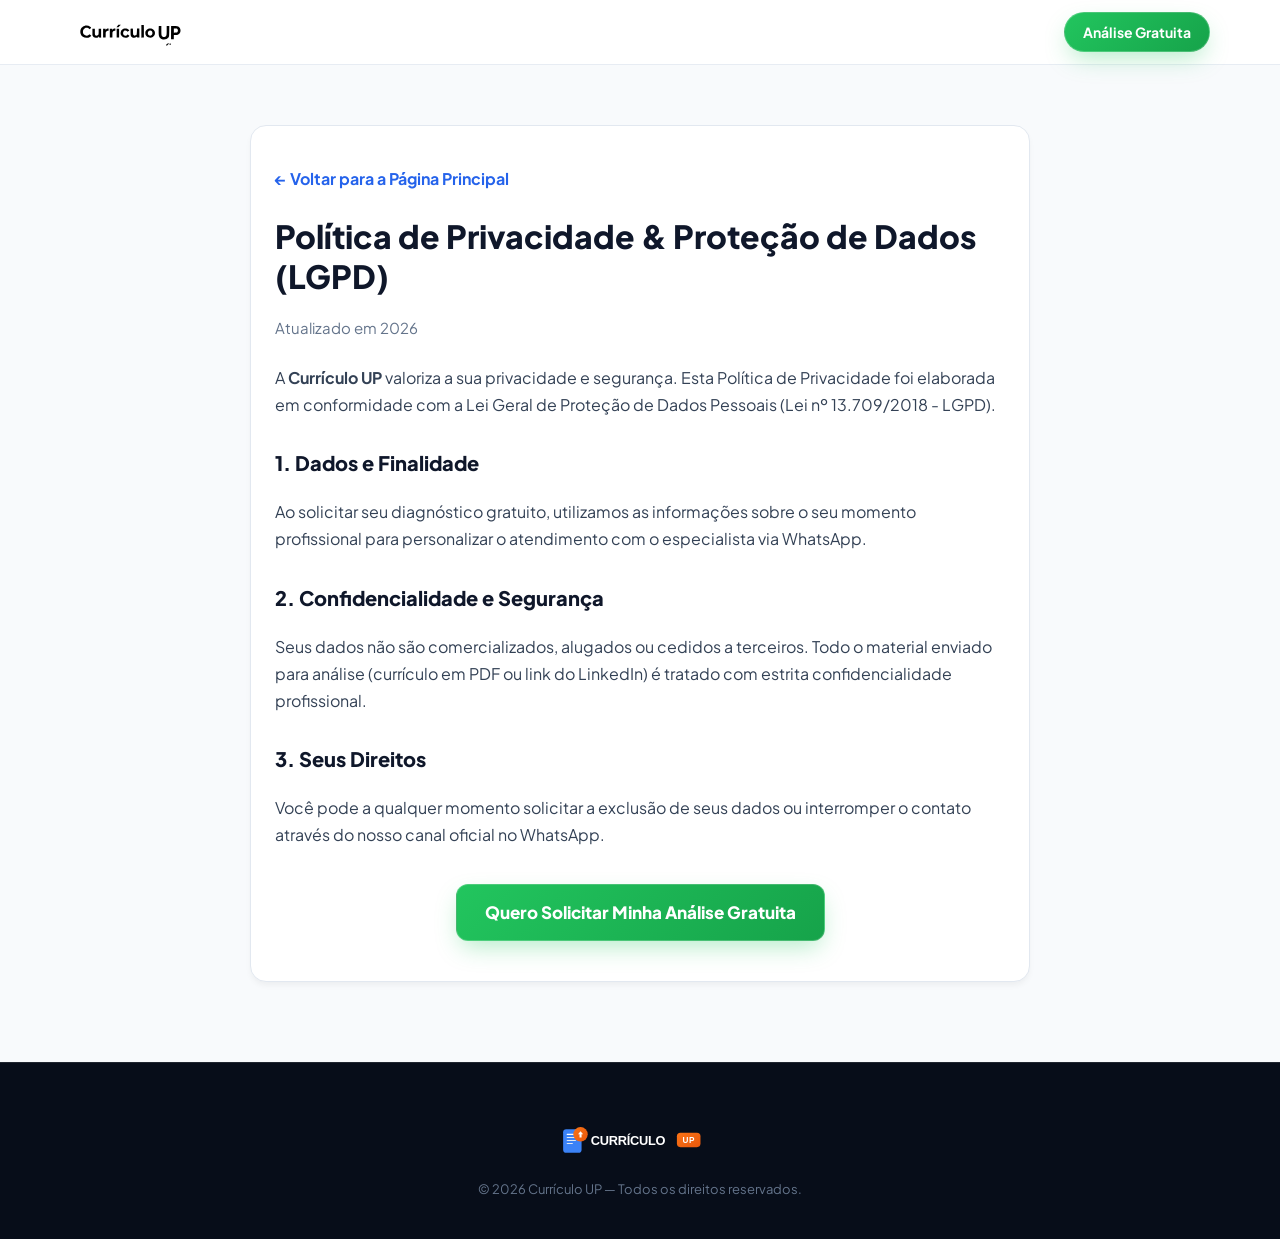
<file: politica-de-privacidade.html>
<!DOCTYPE html>
<html lang="pt-BR">
<head>
    <meta charset="UTF-8">
    <meta name="viewport" content="width=device-width, initial-scale=1.0, maximum-scale=5.0">
    <title>Política de Privacidade & LGPD — Currículo UP</title>
    <meta name="robots" content="noindex, follow">
    <link rel="icon" type="image/svg+xml" href="assets/img/logo.svg">
    <link rel="preconnect" href="https://fonts.googleapis.com">
    <link rel="preconnect" href="https://fonts.gstatic.com" crossorigin>
    <link href="https://fonts.googleapis.com/css2?family=Plus+Jakarta+Sans:wght@400;500;600;700;800;900&display=swap" rel="stylesheet">
    <link rel="stylesheet" href="assets/css/style.css">
</head>
<body>

    <header class="site-header">
        <div class="container header-container">
            <a href="index.html" class="brand-logo" title="Currículo Up - Início">
                <img src="assets/img/logo.svg" alt="Currículo UP" width="180" height="40">
            </a>
            <a href="index.html#formulario-qualificacao" class="btn btn-cta-green header-btn">
                <span>Análise Gratuita</span>
            </a>
        </div>
    </header>

    <main style="padding: 60px 0 80px; min-height: 70vh;">
        <div class="container container-narrow">
            <div style="background: #ffffff; padding: 40px 24px; border-radius: 16px; border: 1px solid #e2e8f0; box-shadow: 0 4px 6px -1px rgba(0,0,0,0.05);">
                <a href="index.html" style="display: inline-flex; align-items: center; gap: 6px; font-weight: 700; color: #2563eb; margin-bottom: 24px; text-decoration: none;">
                    &larr; Voltar para a Página Principal
                </a>

                <h1 style="font-size: 2rem; font-weight: 800; color: #0f172a; margin-bottom: 20px; line-height: 1.25;">
                    Política de Privacidade & Proteção de Dados (LGPD)
                </h1>

                <p style="color: #64748b; margin-bottom: 24px; font-size: 0.9375rem;">
                    Atualizado em 2026
                </p>

                <div style="color: #334155; line-height: 1.7; font-size: 1rem; display: flex; flex-direction: column; gap: 18px;">
                    <p>
                        A <strong>Currículo UP</strong> valoriza a sua privacidade e segurança. Esta Política de Privacidade foi elaborada em conformidade com a Lei Geral de Proteção de Dados Pessoais (Lei nº 13.709/2018 - LGPD).
                    </p>

                    <h2 style="font-size: 1.25rem; font-weight: 800; color: #0f172a; margin-top: 10px;">
                        1. Dados e Finalidade
                    </h2>
                    <p>
                        Ao solicitar seu diagnóstico gratuito, utilizamos as informações sobre o seu momento profissional para personalizar o atendimento com o especialista via WhatsApp.
                    </p>

                    <h2 style="font-size: 1.25rem; font-weight: 800; color: #0f172a; margin-top: 10px;">
                        2. Confidencialidade e Segurança
                    </h2>
                    <p>
                        Seus dados não são comercializados, alugados ou cedidos a terceiros. Todo o material enviado para análise (currículo em PDF ou link do LinkedIn) é tratado com estrita confidencialidade profissional.
                    </p>

                    <h2 style="font-size: 1.25rem; font-weight: 800; color: #0f172a; margin-top: 10px;">
                        3. Seus Direitos
                    </h2>
                    <p>
                        Você pode a qualquer momento solicitar a exclusão de seus dados ou interromper o contato através do nosso canal oficial no WhatsApp.
                    </p>
                </div>

                <div style="margin-top: 36px; text-align: center;">
                    <a href="index.html#formulario-qualificacao" class="btn btn-cta-green">
                        Quero Solicitar Minha Análise Gratuita
                    </a>
                </div>
            </div>
        </div>
    </main>

    <footer class="site-footer">
        <div class="container">
            <div class="footer-logo">
                <img src="assets/img/logo-white.svg" alt="Currículo Up" width="160" height="36">
            </div>
            <div class="footer-copy">
                &copy; 2026 Currículo UP — Todos os direitos reservados.
            </div>
        </div>
    </footer>

</body>
<!-- Meta Pixel Code -->
<script>
!function(f,b,e,v,n,t,s)
{if(f.fbq)return;n=f.fbq=function(){n.callMethod?
n.callMethod.apply(n,arguments):n.queue.push(arguments)};
if(!f._fbq)f._fbq=n;n.push=n;n.loaded=!0;n.version='2.0';
n.queue=[];t=b.createElement(e);t.async=!0;
t.src=v;s=b.getElementsByTagName(e)[0];
s.parentNode.insertBefore(t,s)}(window, document,'script',
'https://connect.facebook.net/en_US/fbevents.js');
fbq('init', '1071088135309594');
fbq('track', 'PageView');
</script>
<noscript><img height="1" width="1" style="display:none"
src="https://www.facebook.com/tr?id=1071088135309594&ev=PageView&noscript=1"
/></noscript>
<!-- End Meta Pixel Code -->
</html>
</file>
<file: assets/css/style.css>
/* ==========================================================================
   Currículo Up — Landing Page de Pré-Venda
   Design System, Componentes e Estilos Mobile-First (CSS Puro)
   ========================================================================== */

/* --------------------------------------------------------------------------
   1. Variáveis Globais (Design Tokens)
   -------------------------------------------------------------------------- */
:root {
  /* Cores Principais - Azul Confiança & Autoridade */
  --color-primary-950: #070d19;
  --color-primary-900: #0f172a;
  --color-primary-800: #1e293b;
  --color-primary-700: #334155;
  --color-primary-600: #1e40af;
  --color-primary-500: #2563eb;
  --color-primary-400: #3b82f6;
  --color-primary-100: #dbeafe;
  --color-primary-50:  #eff6ff;

  /* Cores de Ação / WhatsApp - Verde Conversão */
  --color-green-600: #15803d;
  --color-green-500: #16a34a;
  --color-green-400: #22c55e;
  --color-green-300: #4ade80;
  --color-green-100: #dcfce7;
  --color-green-50:  #f0fdf4;
  --color-whatsapp:  #25d366;

  /* Cores de Destaque - Laranja / Âmbar */
  --color-accent-600: #ea580c;
  --color-accent-500: #f97316;
  --color-accent-400: #fb923c;
  --color-accent-100: #ffedd5;
  --color-accent-50:  #fff7ed;

  /* Neutros e Superfícies */
  --color-bg-page:   #f8fafc;
  --color-bg-card:   #ffffff;
  --color-bg-subtle: #f1f5f9;
  --color-border:    #e2e8f0;
  --color-border-hover: #cbd5e1;
  --color-text-main: #0f172a;
  --color-text-muted:#64748b;
  --color-text-light:#94a3b8;
  --color-white:     #ffffff;

  /* Tipografia */
  --font-family: 'Plus Jakarta Sans', system-ui, -apple-system, BlinkMacSystemFont, 'Segoe UI', Roboto, sans-serif;
  
  /* Sombras */
  --shadow-sm: 0 1px 2px 0 rgba(0, 0, 0, 0.05);
  --shadow-md: 0 4px 6px -1px rgba(15, 23, 42, 0.08), 0 2px 4px -2px rgba(15, 23, 42, 0.04);
  --shadow-lg: 0 10px 15px -3px rgba(15, 23, 42, 0.08), 0 4px 6px -4px rgba(15, 23, 42, 0.04);
  --shadow-xl: 0 20px 25px -5px rgba(15, 23, 42, 0.1), 0 8px 10px -6px rgba(15, 23, 42, 0.04);
  --shadow-green: 0 10px 25px -5px rgba(34, 197, 94, 0.35);
  --shadow-blue:  0 10px 25px -5px rgba(37, 99, 235, 0.3);

  /* Bordas arredondadas */
  --radius-sm: 8px;
  --radius-md: 12px;
  --radius-lg: 16px;
  --radius-xl: 24px;
  --radius-full: 9999px;

  /* Transições */
  --transition-fast: 0.15s ease;
  --transition-normal: 0.25s cubic-bezier(0.4, 0, 0.2, 1);
  --transition-smooth: 0.4s cubic-bezier(0.16, 1, 0.3, 1);
}

/* --------------------------------------------------------------------------
   2. Reset & Estrutura Base
   -------------------------------------------------------------------------- */
*, *::before, *::after {
  box-sizing: border-box;
  margin: 0;
  padding: 0;
}

html {
  font-family: var(--font-family);
  font-size: 16px;
  line-height: 1.6;
  scroll-behavior: smooth;
  color: var(--color-text-main);
  background-color: var(--color-bg-page);
  -webkit-text-size-adjust: 100%;
  -webkit-font-smoothing: antialiased;
  -moz-osx-font-smoothing: grayscale;
}

body {
  overflow-x: hidden;
  position: relative;
  min-height: 100vh;
}

img, svg, video, iframe {
  display: block;
  max-width: 100%;
  height: auto;
}

a {
  color: inherit;
  text-decoration: none;
}

button, input, select, textarea {
  font: inherit;
  color: inherit;
}

button {
  cursor: pointer;
  border: none;
  background: none;
}

ul, ol {
  list-style: none;
}

/* Contêiner Geral Responsivo */
.container {
  width: 100%;
  max-width: 1180px;
  margin-left: auto;
  margin-right: auto;
  padding-left: 20px;
  padding-right: 20px;
}

.container-narrow {
  max-width: 820px;
}

/* --------------------------------------------------------------------------
   3. Tipografia & Títulos de Seção
   -------------------------------------------------------------------------- */
.section-header {
  text-align: center;
  margin-bottom: 40px;
}

.section-badge {
  display: inline-flex;
  align-items: center;
  gap: 6px;
  padding: 6px 14px;
  background-color: var(--color-primary-50);
  border: 1px solid var(--color-primary-100);
  color: var(--color-primary-600);
  font-size: 0.8125rem;
  font-weight: 700;
  text-transform: uppercase;
  letter-spacing: 0.05em;
  border-radius: var(--radius-full);
  margin-bottom: 12px;
}

.section-badge-orange {
  background-color: var(--color-accent-50);
  border-color: var(--color-accent-100);
  color: var(--color-accent-600);
}

.section-badge-green {
  background-color: var(--color-green-50);
  border-color: var(--color-green-100);
  color: var(--color-green-600);
}

.section-title {
  font-size: 1.875rem;
  font-weight: 800;
  line-height: 1.25;
  color: var(--color-primary-950);
  letter-spacing: -0.02em;
  margin-bottom: 12px;
}

@media (min-width: 768px) {
  .section-title {
    font-size: 2.25rem;
  }
}

.section-subtitle {
  font-size: 1.0625rem;
  color: var(--color-text-muted);
  max-width: 680px;
  margin-left: auto;
  margin-right: auto;
  line-height: 1.6;
}

.text-gradient-orange {
  color: var(--color-accent-500);
}

.text-gradient-green {
  color: var(--color-green-500);
}

.text-gradient-blue {
  color: var(--color-primary-500);
}

/* --------------------------------------------------------------------------
   4. Botões de Alta Conversão (CTAs)
   -------------------------------------------------------------------------- */
.btn {
  display: inline-flex;
  align-items: center;
  justify-content: center;
  gap: 10px;
  padding: 16px 28px;
  font-weight: 800;
  font-size: 1.0625rem;
  border-radius: var(--radius-md);
  text-align: center;
  transition: transform var(--transition-normal), box-shadow var(--transition-normal), background-color var(--transition-normal);
  line-height: 1.3;
}

.btn-cta-green {
  background: linear-gradient(135deg, var(--color-green-400) 0%, var(--color-green-500) 100%);
  color: var(--color-white);
  box-shadow: var(--shadow-green);
  border: 1px solid rgba(255, 255, 255, 0.2);
  position: relative;
  overflow: hidden;
}

.btn-cta-green::before {
  content: '';
  position: absolute;
  top: 0;
  left: -100%;
  width: 50%;
  height: 100%;
  background: linear-gradient(90deg, transparent, rgba(255, 255, 255, 0.25), transparent);
  transform: skewX(-20deg);
  transition: none;
  animation: btnShimmer 3.5s infinite;
}

@keyframes btnShimmer {
  0% { left: -100%; }
  30%, 100% { left: 200%; }
}

.btn-cta-green:hover {
  background: linear-gradient(135deg, #2ae06c 0%, var(--color-green-600) 100%);
  transform: translateY(-2px) scale(1.02);
  box-shadow: 0 14px 30px -5px rgba(34, 197, 94, 0.5);
}

.btn-cta-green:active {
  transform: translateY(1px) scale(0.99);
}

.btn-cta-large {
  width: 100%;
  font-size: 1.125rem;
  padding: 20px 32px;
  border-radius: var(--radius-lg);
}

@media (min-width: 640px) {
  .btn-cta-large {
    width: auto;
  }
}

.btn-cta-pulse {
  animation: pulseGlow 2.5s infinite;
}

@keyframes pulseGlow {
  0% { box-shadow: 0 0 0 0 rgba(34, 197, 94, 0.5); }
  70% { box-shadow: 0 0 0 16px rgba(34, 197, 94, 0); }
  100% { box-shadow: 0 0 0 0 rgba(34, 197, 94, 0); }
}

.btn-icon {
  width: 22px;
  height: 22px;
  flex-shrink: 0;
}

/* --------------------------------------------------------------------------
   5. Header & Barra de Navegação
   -------------------------------------------------------------------------- */
.site-header {
  position: sticky;
  top: 0;
  left: 0;
  width: 100%;
  z-index: 90;
  background-color: rgba(255, 255, 255, 0.92);
  backdrop-filter: blur(12px);
  -webkit-backdrop-filter: blur(12px);
  border-bottom: 1px solid rgba(226, 232, 240, 0.8);
  transition: padding var(--transition-normal), box-shadow var(--transition-normal);
  padding: 12px 0;
}

.site-header.scrolled {
  padding: 8px 0;
  box-shadow: var(--shadow-md);
}

.header-container {
  display: flex;
  align-items: center;
  justify-content: space-between;
}

.brand-logo {
  display: flex;
  align-items: center;
  height: 38px;
}

.brand-logo img {
  height: 100%;
  width: auto;
  object-contain: contain;
}

.header-trust-tag {
  display: none;
  align-items: center;
  gap: 8px;
  font-size: 0.875rem;
  font-weight: 600;
  color: var(--color-primary-700);
}

.header-trust-dot {
  width: 8px;
  height: 8px;
  border-radius: 50%;
  background-color: var(--color-green-400);
  box-shadow: 0 0 8px var(--color-green-400);
}

.header-btn {
  padding: 10px 18px;
  font-size: 0.875rem;
  font-weight: 700;
  border-radius: var(--radius-full);
}

@media (min-width: 768px) {
  .header-trust-tag {
    display: inline-flex;
  }
}

/* --------------------------------------------------------------------------
   6. Seção 1: Hero (Primeira Dobra)
   -------------------------------------------------------------------------- */
.hero-section {
  position: relative;
  padding: 48px 0 64px;
  background: radial-gradient(circle at 50% 0%, #1e293b 0%, #0f172a 100%);
  color: var(--color-white);
  overflow: hidden;
}

.hero-section::after {
  content: '';
  position: absolute;
  bottom: 0;
  left: 0;
  right: 0;
  height: 40px;
  background: linear-gradient(to top, var(--color-bg-page), transparent);
}

.hero-badge-container {
  text-align: center;
  margin-bottom: 20px;
}

.hero-badge {
  display: inline-flex;
  align-items: center;
  gap: 8px;
  padding: 8px 18px;
  background-color: rgba(249, 115, 22, 0.15);
  border: 1px solid rgba(249, 115, 22, 0.4);
  color: #fdba74;
  font-size: 0.875rem;
  font-weight: 700;
  text-transform: uppercase;
  letter-spacing: 0.06em;
  border-radius: var(--radius-full);
}

.hero-h1 {
  font-size: clamp(1.65rem, 5.5vw, 3.25rem);
  font-weight: 900;
  line-height: 1.2;
  text-align: center;
  letter-spacing: -0.03em;
  margin-bottom: 16px;
  color: var(--color-white);
  padding: 0 4px;
}

.hero-h1 span.highlight {
  color: #fb923c;
  display: inline;
}

.hero-subheadline {
  font-size: clamp(0.95rem, 3.5vw, 1.1875rem);
  line-height: 1.6;
  text-align: center;
  color: #cbd5e1;
  max-width: 720px;
  margin: 0 auto 30px;
  font-weight: 400;
  padding: 0 8px;
}

/* Player do Vídeo VSL Vertical (Formato Reel / TikTok / Shorts 9:16) */
.vsl-container {
  width: 100%;
  max-width: 360px; /* Formato vertical otimizado para celulares e desktops */
  margin: 0 auto 32px;
  border-radius: 28px;
  overflow: hidden;
  background-color: #000000;
  box-shadow: 0 20px 50px -10px rgba(0, 0, 0, 0.8), 0 0 0 2px rgba(255, 255, 255, 0.12), 0 0 35px rgba(37, 99, 235, 0.25);
  position: relative;
  border: 4px solid #0f172a;
}

@media (max-width: 400px) {
  .vsl-container {
    max-width: 300px;
    border-radius: 22px;
  }
}

.vsl-aspect-ratio {
  position: relative;
  width: 100%;
  aspect-ratio: 9 / 16;
  padding-top: 177.78%; /* Fallback 9:16 */
}

@supports (aspect-ratio: 9 / 16) {
  .vsl-aspect-ratio {
    padding-top: 0;
  }
}

.vsl-placeholder-overlay {
  position: absolute;
  top: 0;
  left: 0;
  width: 100%;
  height: 100%;
  cursor: pointer;
  z-index: 2;
  transition: opacity var(--transition-normal);
}

.vsl-poster-img {
  width: 100%;
  height: 100%;
  object-fit: cover;
  display: block;
}

.vsl-play-trigger {
  position: absolute;
  top: 52%;
  left: 50%;
  transform: translate(-50%, -50%);
  display: flex;
  flex-direction: column;
  align-items: center;
  gap: 12px;
  z-index: 3;
  width: 100%;
  pointer-events: none;
}

.vsl-play-circle {
  width: 72px;
  height: 72px;
  border-radius: 50%;
  background: linear-gradient(135deg, var(--color-green-400), var(--color-green-500));
  display: flex;
  align-items: center;
  justify-content: center;
  box-shadow: 0 0 0 10px rgba(34, 197, 94, 0.25), var(--shadow-xl);
  transition: transform var(--transition-normal), box-shadow var(--transition-normal);
}

.vsl-placeholder-overlay:hover .vsl-play-circle {
  transform: scale(1.1);
  box-shadow: 0 0 0 16px rgba(34, 197, 94, 0.35), var(--shadow-xl);
}

.vsl-play-triangle {
  width: 0;
  height: 0;
  border-top: 14px solid transparent;
  border-bottom: 14px solid transparent;
  border-left: 22px solid #ffffff;
  margin-left: 5px;
}

.vsl-play-label {
  font-size: 0.875rem;
  font-weight: 800;
  color: var(--color-white);
  text-shadow: 0 2px 4px rgba(0, 0, 0, 0.8);
  background: rgba(15, 23, 42, 0.85);
  padding: 6px 16px;
  border-radius: var(--radius-full);
  border: 1px solid rgba(255, 255, 255, 0.2);
}

.vsl-iframe-wrapper {
  position: absolute;
  top: 0;
  left: 0;
  width: 100%;
  height: 100%;
}

.vsl-iframe-wrapper iframe,
.vsl-iframe-wrapper video {
  width: 100%;
  height: 100%;
  border: none;
  object-fit: cover;
}

/* CTA & Micro-provas abaixo do Hero */
.hero-cta-wrapper {
  text-align: center;
  max-width: 580px;
  margin: 0 auto;
}

.hero-proof-list {
  display: flex;
  flex-wrap: wrap;
  justify-content: center;
  gap: 12px 20px;
  margin-top: 20px;
  font-size: 0.84375rem;
  color: #94a3b8;
}

.hero-proof-item {
  display: inline-flex;
  align-items: center;
  gap: 6px;
}

.hero-proof-item svg {
  color: var(--color-green-400);
  flex-shrink: 0;
}

/* --------------------------------------------------------------------------
   7. Seção 2: Contexto dos Perfis de Clientes
   -------------------------------------------------------------------------- */
.profiles-section {
  padding: 72px 0;
  background-color: var(--color-white);
}

.profiles-grid {
  display: grid;
  grid-template-columns: 1fr;
  gap: 24px;
}

@media (min-width: 768px) {
  .profiles-grid {
    grid-template-columns: repeat(3, 1fr);
  }
}

.profile-card {
  background-color: var(--color-bg-page);
  border: 1px solid var(--color-border);
  border-radius: var(--radius-lg);
  padding: 30px 24px;
  transition: transform var(--transition-normal), box-shadow var(--transition-normal), border-color var(--transition-normal);
  display: flex;
  flex-direction: column;
  height: 100%;
}

.profile-card:hover {
  transform: translateY(-4px);
  box-shadow: var(--shadow-lg);
  border-color: var(--color-primary-400);
}

.profile-card-icon {
  width: 52px;
  height: 52px;
  border-radius: var(--radius-md);
  background-color: var(--color-primary-100);
  color: var(--color-primary-600);
  display: flex;
  align-items: center;
  justify-content: center;
  margin-bottom: 20px;
}

.profile-card:nth-child(2) .profile-card-icon {
  background-color: var(--color-accent-100);
  color: var(--color-accent-600);
}

.profile-card:nth-child(3) .profile-card-icon {
  background-color: var(--color-green-100);
  color: var(--color-green-600);
}

.profile-card-title {
  font-size: 1.25rem;
  font-weight: 800;
  color: var(--color-primary-900);
  margin-bottom: 12px;
}

.profile-card-desc {
  font-size: 0.9375rem;
  color: var(--color-text-muted);
  line-height: 1.6;
}

.profiles-banner-callout {
  margin-top: 36px;
  padding: 20px 28px;
  background: linear-gradient(135deg, var(--color-primary-900), var(--color-primary-800));
  color: var(--color-white);
  border-radius: var(--radius-lg);
  text-align: center;
  font-size: 1.125rem;
  font-weight: 700;
}

.profiles-banner-callout span {
  color: #fb923c;
}

/* --------------------------------------------------------------------------
   8. Seção 3: Oferta (Análise Gratuita)
   -------------------------------------------------------------------------- */
.offer-section {
  padding: 80px 0;
  background: linear-gradient(180deg, var(--color-bg-page) 0%, #ffffff 100%);
}

.offer-card-wrapper {
  background: #ffffff;
  border: 2px solid #bfdbfe;
  border-radius: var(--radius-xl);
  padding: 40px 24px;
  box-shadow: var(--shadow-xl);
  position: relative;
  overflow: hidden;
}

@media (min-width: 768px) {
  .offer-card-wrapper {
    padding: 56px 48px;
  }
}

.offer-top-badge {
  position: absolute;
  top: 0;
  right: 0;
  background: linear-gradient(135deg, var(--color-accent-500), var(--color-accent-600));
  color: var(--color-white);
  font-size: 0.8125rem;
  font-weight: 800;
  text-transform: uppercase;
  letter-spacing: 0.08em;
  padding: 8px 24px;
  border-bottom-left-radius: var(--radius-md);
}

.offer-checklist {
  display: flex;
  flex-direction: column;
  gap: 16px;
  margin: 32px 0 40px;
}

.offer-check-item {
  display: flex;
  align-items: flex-start;
  gap: 14px;
  font-size: 1.0625rem;
  font-weight: 600;
  color: var(--color-primary-900);
}

.offer-check-circle {
  width: 26px;
  height: 26px;
  border-radius: 50%;
  background-color: var(--color-green-100);
  color: var(--color-green-600);
  display: flex;
  align-items: center;
  justify-content: center;
  flex-shrink: 0;
  margin-top: 2px;
}

.offer-check-circle svg {
  width: 16px;
  height: 16px;
}

.offer-reinforcement {
  background-color: var(--color-green-50);
  border: 1px dashed var(--color-green-300);
  border-radius: var(--radius-md);
  padding: 16px 20px;
  text-align: center;
  font-weight: 700;
  color: var(--color-green-700);
  font-size: 1.0625rem;
  margin-bottom: 32px;
}

/* --------------------------------------------------------------------------
   9. Seção 4: Como Funciona (Linha do Tempo em 4 Passos)
   -------------------------------------------------------------------------- */
.how-section {
  padding: 80px 0;
  background-color: var(--color-white);
}

.timeline-steps {
  display: flex;
  flex-direction: column;
  gap: 24px;
  position: relative;
}

@media (min-width: 992px) {
  .timeline-steps {
    display: grid;
    grid-template-columns: repeat(4, 1fr);
    gap: 20px;
  }
}

.timeline-step-card {
  position: relative;
  background-color: var(--color-bg-page);
  border: 1px solid var(--color-border);
  border-radius: var(--radius-lg);
  padding: 32px 22px;
  text-align: left;
  transition: transform var(--transition-normal), box-shadow var(--transition-normal);
}

.timeline-step-card:hover {
  transform: translateY(-4px);
  box-shadow: var(--shadow-lg);
  border-color: var(--color-primary-400);
}

.timeline-step-number {
  width: 44px;
  height: 44px;
  border-radius: var(--radius-md);
  background: linear-gradient(135deg, var(--color-primary-600), var(--color-primary-500));
  color: var(--color-white);
  font-size: 1.25rem;
  font-weight: 900;
  display: flex;
  align-items: center;
  justify-content: center;
  margin-bottom: 20px;
  box-shadow: var(--shadow-blue);
}

.timeline-step-card:nth-child(4) .timeline-step-number {
  background: linear-gradient(135deg, var(--color-accent-500), var(--color-accent-600));
}

.timeline-step-title {
  font-size: 1.125rem;
  font-weight: 800;
  color: var(--color-primary-950);
  margin-bottom: 8px;
  line-height: 1.35;
}

.timeline-step-desc {
  font-size: 0.875rem;
  color: var(--color-text-muted);
  line-height: 1.55;
}

/* --------------------------------------------------------------------------
   10. Seção 5: O Que Analisamos (Grade de 8 Ícones)
   -------------------------------------------------------------------------- */
.analyze-section {
  padding: 80px 0;
  background-color: var(--color-bg-page);
}

.analyze-grid {
  display: grid;
  grid-template-columns: 1fr;
  gap: 18px;
}

@media (min-width: 600px) {
  .analyze-grid {
    grid-template-columns: repeat(2, 1fr);
  }
}

@media (min-width: 992px) {
  .analyze-grid {
    grid-template-columns: repeat(4, 1fr);
  }
}

.analyze-card {
  background: var(--color-white);
  border: 1px solid var(--color-border);
  border-radius: var(--radius-lg);
  padding: 24px 20px;
  display: flex;
  flex-direction: column;
  gap: 12px;
  transition: transform var(--transition-fast), box-shadow var(--transition-fast), border-color var(--transition-fast);
}

.analyze-card:hover {
  transform: translateY(-3px);
  box-shadow: var(--shadow-md);
  border-color: var(--color-primary-500);
}

.analyze-card-icon {
  width: 46px;
  height: 46px;
  border-radius: var(--radius-md);
  background-color: var(--color-primary-50);
  color: var(--color-primary-600);
  display: flex;
  align-items: center;
  justify-content: center;
}

.analyze-card-title {
  font-size: 1.0625rem;
  font-weight: 800;
  color: var(--color-primary-900);
}

.analyze-card-desc {
  font-size: 0.84375rem;
  color: var(--color-text-muted);
  line-height: 1.5;
}

/* --------------------------------------------------------------------------
   11. Seção 6: Quem Faz Sua Análise (Autoridade)
   -------------------------------------------------------------------------- */
.team-section {
  padding: 80px 0;
  background-color: var(--color-white);
}

.team-card {
  background: radial-gradient(circle at top right, #1e293b, #0f172a);
  color: var(--color-white);
  border-radius: var(--radius-xl);
  padding: 40px 24px;
  display: grid;
  grid-template-columns: 1fr;
  gap: 36px;
  align-items: center;
}

@media (min-width: 992px) {
  .team-card {
    grid-template-columns: 1.1fr 0.9fr;
    padding: 56px;
  }
}

.team-content-h2 {
  font-size: 1.875rem;
  font-weight: 800;
  line-height: 1.25;
  margin-bottom: 16px;
  color: var(--color-white);
}

.team-content-p {
  font-size: 1.0625rem;
  color: #cbd5e1;
  line-height: 1.7;
  margin-bottom: 24px;
}

.team-badges-list {
  display: flex;
  flex-direction: column;
  gap: 12px;
}

.team-badge-item {
  display: flex;
  align-items: center;
  gap: 10px;
  font-size: 0.9375rem;
  font-weight: 600;
  color: #f1f5f9;
}

.team-badge-item svg {
  color: var(--color-accent-400);
  flex-shrink: 0;
}

.team-visual-box {
  background: rgba(255, 255, 255, 0.05);
  border: 1px solid rgba(255, 255, 255, 0.1);
  border-radius: var(--radius-lg);
  padding: 28px;
  text-align: center;
}

.team-visual-stat {
  font-size: 3.5rem;
  font-weight: 900;
  color: #fb923c;
  line-height: 1;
  margin-bottom: 6px;
}

.team-visual-stat-label {
  font-size: 1rem;
  color: #e2e8f0;
  font-weight: 600;
}

/* --------------------------------------------------------------------------
   12. Seção 7: Benefícios
   -------------------------------------------------------------------------- */
.benefits-section {
  padding: 80px 0;
  background-color: var(--color-bg-page);
}

.benefits-grid {
  display: grid;
  grid-template-columns: 1fr;
  gap: 20px;
}

@media (min-width: 768px) {
  .benefits-grid {
    grid-template-columns: repeat(2, 1fr);
  }
}

@media (min-width: 1024px) {
  .benefits-grid {
    grid-template-columns: repeat(3, 1fr);
  }
}

.benefit-card {
  background: var(--color-white);
  border: 1px solid var(--color-border);
  border-radius: var(--radius-lg);
  padding: 28px 24px;
  display: flex;
  flex-direction: column;
  gap: 12px;
  transition: transform var(--transition-fast), box-shadow var(--transition-fast);
}

.benefit-card:hover {
  transform: translateY(-4px);
  box-shadow: var(--shadow-lg);
  border-color: var(--color-green-400);
}

.benefit-icon-wrapper {
  width: 48px;
  height: 48px;
  border-radius: var(--radius-md);
  background-color: var(--color-green-50);
  color: var(--color-green-600);
  display: flex;
  align-items: center;
  justify-content: center;
}

.benefit-title {
  font-size: 1.125rem;
  font-weight: 800;
  color: var(--color-primary-950);
}

.benefit-desc {
  font-size: 0.90625rem;
  color: var(--color-text-muted);
  line-height: 1.55;
}

/* --------------------------------------------------------------------------
   13. Seção 8: Depoimentos (Carrossel com Swipe Mobile e Setas)
   -------------------------------------------------------------------------- */
.testimonials-section {
  padding: 80px 0;
  background-color: var(--color-primary-950);
  color: var(--color-white);
  overflow: hidden;
}

.testimonials-section .section-title {
  color: var(--color-white);
}

.testimonials-section .section-subtitle {
  color: #94a3b8;
}

.carousel-container {
  position: relative;
  max-width: 940px;
  margin: 0 auto;
  padding: 0 10px;
}

.carousel-track-wrapper {
  overflow: hidden;
  border-radius: var(--radius-xl);
}

.carousel-track {
  display: flex;
  transition: transform var(--transition-smooth);
  will-change: transform;
}

.carousel-slide {
  flex: 0 0 100%;
  width: 100%;
  padding: 10px;
  box-sizing: border-box;
}

@media (min-width: 768px) {
  .carousel-slide {
    flex: 0 0 50%;
    width: 50%;
  }
}

.testimonial-card {
  background: rgba(30, 41, 59, 0.7);
  border: 1px solid rgba(255, 255, 255, 0.1);
  backdrop-filter: blur(10px);
  border-radius: var(--radius-lg);
  padding: 28px 24px;
  height: 100%;
  display: flex;
  flex-direction: column;
  justify-content: space-between;
  gap: 20px;
}

.testimonial-rating {
  display: flex;
  gap: 4px;
  color: #facc15;
  font-size: 0.9375rem;
}

.testimonial-quote {
  font-size: 1rem;
  line-height: 1.6;
  color: #e2e8f0;
  font-style: italic;
}

.testimonial-chat-bubble {
  background-color: #064e3b;
  border-left: 3px solid var(--color-green-400);
  padding: 12px 16px;
  border-radius: var(--radius-sm);
  font-size: 0.875rem;
  color: #d1fae5;
  margin-top: 8px;
}

.testimonial-author {
  display: flex;
  align-items: center;
  gap: 14px;
}

.author-avatar {
  width: 48px;
  height: 48px;
  border-radius: 50%;
  background: linear-gradient(135deg, var(--color-primary-500), var(--color-accent-500));
  display: flex;
  align-items: center;
  justify-content: center;
  font-weight: 800;
  font-size: 1.125rem;
  color: #ffffff;
}

.author-name {
  font-weight: 800;
  font-size: 1rem;
  color: #ffffff;
}

.author-role {
  font-size: 0.8125rem;
  color: #94a3b8;
}

.carousel-controls {
  display: flex;
  align-items: center;
  justify-content: center;
  gap: 16px;
  margin-top: 32px;
}

.carousel-arrow {
  width: 44px;
  height: 44px;
  border-radius: 50%;
  background-color: rgba(255, 255, 255, 0.1);
  border: 1px solid rgba(255, 255, 255, 0.2);
  color: #ffffff;
  display: flex;
  align-items: center;
  justify-content: center;
  transition: background-color var(--transition-fast), transform var(--transition-fast);
}

.carousel-arrow:hover {
  background-color: var(--color-green-500);
  transform: scale(1.08);
}

.carousel-dots {
  display: flex;
  gap: 8px;
}

.carousel-dot {
  width: 10px;
  height: 10px;
  border-radius: 50%;
  background-color: rgba(255, 255, 255, 0.25);
  transition: width var(--transition-fast), background-color var(--transition-fast);
  cursor: pointer;
}

.carousel-dot.active {
  width: 26px;
  border-radius: 5px;
  background-color: var(--color-green-400);
}

/* --------------------------------------------------------------------------
   14. Seção 9: FAQ Accordion
   -------------------------------------------------------------------------- */
.faq-section {
  padding: 80px 0;
  background-color: var(--color-white);
}

.faq-accordion {
  display: flex;
  flex-direction: column;
  gap: 14px;
  max-width: 820px;
  margin: 0 auto;
}

.faq-item {
  border: 1px solid var(--color-border);
  border-radius: var(--radius-md);
  overflow: hidden;
  background-color: var(--color-bg-page);
  transition: border-color var(--transition-fast), box-shadow var(--transition-fast);
}

.faq-item.active {
  border-color: var(--color-primary-400);
  box-shadow: var(--shadow-sm);
}

.faq-question-btn {
  width: 100%;
  text-align: left;
  padding: 20px 24px;
  font-size: 1.0625rem;
  font-weight: 700;
  color: var(--color-primary-950);
  display: flex;
  align-items: center;
  justify-content: space-between;
  gap: 16px;
}

.faq-chevron {
  width: 20px;
  height: 20px;
  flex-shrink: 0;
  color: var(--color-primary-500);
  transition: transform var(--transition-normal);
}

.faq-item.active .faq-chevron {
  transform: rotate(180deg);
}

.faq-answer {
  max-height: 0;
  overflow: hidden;
  transition: max-height 0.35s cubic-bezier(0.4, 0, 0.2, 1), padding 0.35s ease;
  font-size: 0.96875rem;
  color: var(--color-text-muted);
  line-height: 1.65;
}

.faq-item.active .faq-answer {
  padding: 0 24px 22px 24px;
}

/* --------------------------------------------------------------------------
   15. Seção 10: Chamada Final
   -------------------------------------------------------------------------- */
.final-cta-section {
  padding: 88px 0;
  background: radial-gradient(circle at 50% 50%, #1e3a8a 0%, #0f172a 100%);
  color: var(--color-white);
  text-align: center;
}

.final-cta-box {
  max-width: 780px;
  margin: 0 auto;
}

.final-cta-h2 {
  font-size: 2rem;
  font-weight: 800;
  line-height: 1.25;
  margin-bottom: 16px;
}

@media (min-width: 768px) {
  .final-cta-h2 {
    font-size: 2.75rem;
  }
}

.final-cta-p {
  font-size: 1.125rem;
  color: #cbd5e1;
  margin-bottom: 36px;
}

/* --------------------------------------------------------------------------
   16. Seção 11: Formulário de Qualificação Multi-Etapas (Core)
   -------------------------------------------------------------------------- */
.qualify-section {
  padding: 80px 0 100px;
  background: linear-gradient(180deg, #f1f5f9 0%, #e2e8f0 100%);
  scroll-margin-top: 70px;
}

.form-wrapper {
  background-color: var(--color-white);
  border: 1px solid var(--color-border);
  border-radius: var(--radius-xl);
  box-shadow: var(--shadow-xl);
  padding: 32px 20px;
  position: relative;
  overflow: hidden;
}

@media (min-width: 640px) {
  .form-wrapper {
    padding: 48px 40px;
  }
}

/* Barra de Progresso do Formulário */
.form-progress-container {
  margin-bottom: 32px;
}

.form-progress-header {
  display: flex;
  justify-content: space-between;
  align-items: center;
  margin-bottom: 10px;
  font-size: 0.875rem;
  font-weight: 700;
  color: var(--color-primary-700);
}

.form-progress-track {
  width: 100%;
  height: 8px;
  background-color: var(--color-border);
  border-radius: var(--radius-full);
  overflow: hidden;
}

.form-progress-bar {
  height: 100%;
  width: 16.66%;
  background: linear-gradient(90deg, var(--color-primary-500), var(--color-green-400));
  border-radius: var(--radius-full);
  transition: width var(--transition-normal);
}

/* Etapas do Formulário */
.form-step {
  display: none;
  animation: fadeInStep 0.35s ease-out;
}

.form-step.active {
  display: block;
}

@keyframes fadeInStep {
  from { opacity: 0; transform: translateY(8px); }
  to { opacity: 1; transform: translateY(0); }
}

.step-question-title {
  font-size: 1.375rem;
  font-weight: 800;
  color: var(--color-primary-950);
  text-align: center;
  margin-bottom: 8px;
  line-height: 1.3;
}

@media (min-width: 640px) {
  .step-question-title {
    font-size: 1.625rem;
  }
}

.step-question-subtitle {
  font-size: 0.9375rem;
  color: var(--color-text-muted);
  text-align: center;
  margin-bottom: 28px;
}

/* Botões Grandes de Opção */
.option-buttons-grid {
  display: flex;
  flex-direction: column;
  gap: 12px;
  margin-bottom: 32px;
}

.option-btn {
  display: flex;
  align-items: center;
  justify-content: space-between;
  padding: 18px 22px;
  background-color: var(--color-bg-page);
  border: 2px solid var(--color-border);
  border-radius: var(--radius-md);
  font-size: 1.0625rem;
  font-weight: 700;
  color: var(--color-primary-900);
  text-align: left;
  transition: all var(--transition-fast);
  cursor: pointer;
  -webkit-tap-highlight-color: transparent;
}

.option-btn:hover {
  background-color: var(--color-primary-50);
  border-color: var(--color-primary-400);
  transform: translateY(-2px);
}

.option-btn.selected {
  background-color: var(--color-primary-50);
  border-color: var(--color-primary-600);
  color: var(--color-primary-900);
  box-shadow: 0 0 0 3px rgba(37, 99, 235, 0.15);
}

.option-btn-check {
  width: 22px;
  height: 22px;
  border-radius: 50%;
  border: 2px solid #cbd5e1;
  display: flex;
  align-items: center;
  justify-content: center;
  flex-shrink: 0;
  transition: all var(--transition-fast);
}

.option-btn.selected .option-btn-check {
  background-color: var(--color-primary-600);
  border-color: var(--color-primary-600);
  color: #ffffff;
}

/* Inputs de Contato (Etapa Final) */
.form-input-group {
  margin-bottom: 20px;
}

.form-label {
  display: block;
  font-size: 0.9375rem;
  font-weight: 700;
  color: var(--color-primary-900);
  margin-bottom: 8px;
}

.form-input {
  width: 100%;
  padding: 16px 18px;
  border: 2px solid var(--color-border);
  border-radius: var(--radius-md);
  font-size: 1.0625rem;
  color: var(--color-text-main);
  background-color: var(--color-bg-page);
  transition: border-color var(--transition-fast), box-shadow var(--transition-fast);
}

.form-input:focus {
  outline: none;
  border-color: var(--color-primary-500);
  background-color: var(--color-white);
  box-shadow: 0 0 0 3px rgba(37, 99, 235, 0.15);
}

.form-input.input-error {
  border-color: #ef4444;
}

.form-checkbox-container {
  display: flex;
  align-items: flex-start;
  gap: 10px;
  margin-top: 14px;
  margin-bottom: 24px;
  font-size: 0.8125rem;
  color: var(--color-text-muted);
  line-height: 1.45;
}

.form-checkbox-container input[type="checkbox"] {
  margin-top: 3px;
  width: 18px;
  height: 18px;
  accent-color: var(--color-green-500);
  flex-shrink: 0;
  cursor: pointer;
}

.form-checkbox-container a {
  color: var(--color-primary-600);
  text-decoration: underline;
}

/* Botões de Navegação do Formulário */
.form-nav-buttons {
  display: flex;
  align-items: center;
  justify-content: space-between;
  gap: 12px;
}

.btn-form-back {
  padding: 14px 20px;
  border-radius: var(--radius-md);
  font-weight: 700;
  color: var(--color-text-muted);
  background-color: var(--color-bg-page);
  border: 1px solid var(--color-border);
  display: inline-flex;
  align-items: center;
  gap: 6px;
  transition: background-color var(--transition-fast);
}

.btn-form-back:hover {
  background-color: var(--color-border);
  color: var(--color-primary-900);
}

.btn-form-next {
  flex: 1;
  padding: 16px 28px;
  border-radius: var(--radius-md);
  font-size: 1.0625rem;
  font-weight: 800;
  color: var(--color-white);
  background: linear-gradient(135deg, var(--color-primary-600), var(--color-primary-500));
  display: inline-flex;
  align-items: center;
  justify-content: center;
  gap: 8px;
  transition: opacity var(--transition-fast), transform var(--transition-fast);
}

.btn-form-next:disabled {
  opacity: 0.5;
  cursor: not-allowed;
  transform: none;
}

.btn-form-submit {
  flex: 1;
  background: linear-gradient(135deg, var(--color-green-400), var(--color-green-500));
  box-shadow: var(--shadow-green);
}

/* Mensagens de Feedback & Loading */
.form-feedback-alert {
  display: none;
  padding: 14px 18px;
  border-radius: var(--radius-md);
  font-size: 0.9375rem;
  font-weight: 600;
  margin-bottom: 20px;
}

.form-feedback-alert.error {
  display: block;
  background-color: #fef2f2;
  border: 1px solid #fecaca;
  color: #dc2626;
}

.form-feedback-alert.success {
  display: block;
  background-color: var(--color-green-50);
  border: 1px solid var(--color-green-100);
  color: var(--color-green-700);
}

/* Tela de Redirecionamento Sucesso */
.form-redirect-screen {
  display: none;
  text-align: center;
  padding: 40px 10px;
}

.form-redirect-spinner {
  width: 54px;
  height: 54px;
  border: 4px solid #e2e8f0;
  border-top-color: var(--color-green-500);
  border-radius: 50%;
  animation: spin 0.8s linear infinite;
  margin: 0 auto 24px;
}

@keyframes spin {
  to { transform: rotate(360deg); }
}

.form-redirect-title {
  font-size: 1.5rem;
  font-weight: 800;
  color: var(--color-primary-950);
  margin-bottom: 12px;
}

.form-redirect-msg {
  font-size: 1rem;
  color: var(--color-text-muted);
  margin-bottom: 24px;
}

/* --------------------------------------------------------------------------
   17. Botão Flutuante de WhatsApp
   -------------------------------------------------------------------------- */
.floating-whatsapp-btn {
  position: fixed;
  bottom: 24px;
  right: 20px;
  z-index: 80;
  display: flex;
  align-items: center;
  gap: 10px;
  background-color: var(--color-whatsapp);
  color: var(--color-white);
  padding: 12px 18px 12px 14px;
  border-radius: var(--radius-full);
  box-shadow: 0 8px 24px rgba(37, 211, 102, 0.4);
  font-weight: 800;
  font-size: 0.9375rem;
  transition: transform var(--transition-normal), box-shadow var(--transition-normal);
  animation: pulseFloating 3s infinite;
  text-decoration: none;
}

.floating-whatsapp-btn svg {
  width: 28px;
  height: 28px;
}

.floating-whatsapp-btn:hover {
  transform: scale(1.06);
  box-shadow: 0 12px 28px rgba(37, 211, 102, 0.6);
}

@keyframes pulseFloating {
  0% { transform: scale(1); }
  50% { transform: scale(1.04); }
  100% { transform: scale(1); }
}

/* --------------------------------------------------------------------------
   18. Rodapé & Modal de Privacidade
   -------------------------------------------------------------------------- */
.site-footer {
  background-color: var(--color-primary-950);
  color: #94a3b8;
  padding: 60px 0 40px;
  border-top: 1px solid rgba(255, 255, 255, 0.1);
  text-align: center;
  font-size: 0.875rem;
}

.footer-logo {
  height: 36px;
  margin: 0 auto 20px;
}

.footer-logo img {
  height: 100%;
  width: auto;
  margin: 0 auto;
}

.footer-disclaimer {
  max-width: 680px;
  margin: 0 auto 24px;
  line-height: 1.6;
  font-size: 0.8125rem;
  color: #64748b;
}

.footer-links {
  display: flex;
  justify-content: center;
  gap: 20px;
  margin-bottom: 24px;
}

.footer-links a {
  color: #cbd5e1;
  text-decoration: underline;
  transition: color var(--transition-fast);
}

.footer-links a:hover {
  color: var(--color-white);
}

.footer-copy {
  color: #64748b;
  font-size: 0.8125rem;
}

/* Modal de Política de Privacidade (LGPD) */
.privacy-modal {
  display: none;
  position: fixed;
  top: 0;
  left: 0;
  width: 100%;
  height: 100%;
  z-index: 100;
  background-color: rgba(15, 23, 42, 0.75);
  backdrop-filter: blur(4px);
  padding: 20px;
  align-items: center;
  justify-content: center;
}

.privacy-modal.open {
  display: flex;
}

.privacy-modal-dialog {
  background-color: var(--color-white);
  border-radius: var(--radius-lg);
  max-width: 650px;
  max-height: 85vh;
  width: 100%;
  display: flex;
  flex-direction: column;
  overflow: hidden;
  box-shadow: var(--shadow-xl);
}

.privacy-modal-header {
  padding: 20px 24px;
  border-bottom: 1px solid var(--color-border);
  display: flex;
  align-items: center;
  justify-content: space-between;
}

.privacy-modal-title {
  font-size: 1.25rem;
  font-weight: 800;
  color: var(--color-primary-950);
}

.privacy-modal-close {
  font-size: 1.5rem;
  color: var(--color-text-muted);
  cursor: pointer;
}

.privacy-modal-body {
  padding: 24px;
  overflow-y: auto;
  font-size: 0.9375rem;
  color: var(--color-text-main);
  line-height: 1.65;
}

.privacy-modal-body h4 {
  font-size: 1rem;
  font-weight: 700;
  margin: 16px 0 6px;
  color: var(--color-primary-900);
}

.privacy-modal-footer {
  padding: 16px 24px;
  border-top: 1px solid var(--color-border);
  text-align: right;
  background-color: var(--color-bg-page);
}

/* --------------------------------------------------------------------------
   19. Otimizações Mobile-First & Telas Pequenas (<= 768px e <= 480px)
   -------------------------------------------------------------------------- */
@media (max-width: 768px) {
  /* Espaçamentos de Seção mais compactos no Mobile */
  .hero-section {
    padding: 36px 0 48px;
  }
  
  .profiles-section,
  .offer-section,
  .how-section,
  .analyze-section,
  .team-section,
  .benefits-section,
  .testimonials-section,
  .faq-section,
  .final-cta-section,
  .qualify-section {
    padding: 52px 0;
  }

  .section-header {
    margin-bottom: 28px;
  }

  .section-title {
    font-size: 1.625rem;
    line-height: 1.25;
  }

  .section-subtitle {
    font-size: 0.9375rem;
  }

  /* Linha do Tempo Conectada no Mobile */
  .timeline-steps {
    padding-left: 12px;
  }

  .timeline-step-card {
    padding: 24px 18px;
  }

  .timeline-step-number {
    width: 38px;
    height: 38px;
    font-size: 1.125rem;
    margin-bottom: 14px;
  }

  /* Grid do Que Analisamos em 2 Colunas no Celular */
  .analyze-grid {
    grid-template-columns: repeat(2, 1fr);
    gap: 12px;
  }

  .analyze-card {
    padding: 16px 14px;
    gap: 8px;
  }

  .analyze-card-icon {
    width: 38px;
    height: 38px;
  }

  .analyze-card-title {
    font-size: 0.9375rem;
  }

  .analyze-card-desc {
    font-size: 0.78125rem;
    line-height: 1.45;
  }

  /* Botão CTA Principal */
  .btn-cta-large {
    width: 100%;
    padding: 16px 20px;
    font-size: 1rem;
  }

  .btn-cta-large .btn-icon {
    width: 20px;
    height: 20px;
  }

  /* Formulário de Qualificação no Celular */
  .form-wrapper {
    padding: 24px 16px;
    border-radius: var(--radius-lg);
  }

  .step-question-title {
    font-size: 1.25rem;
  }

  .step-question-subtitle {
    font-size: 0.875rem;
    margin-bottom: 20px;
  }

  .option-btn {
    padding: 15px 16px;
    font-size: 0.96875rem;
  }

  /* Botão Flutuante do WhatsApp Responsivo */
  .floating-whatsapp-btn {
    bottom: max(16px, env(safe-area-inset-bottom));
    right: 14px;
    padding: 10px 14px;
    font-size: 0.84375rem;
    gap: 6px;
  }

  .floating-whatsapp-btn svg {
    width: 22px;
    height: 22px;
  }
}

@media (max-width: 380px) {
  .hero-h1 {
    font-size: 1.5rem;
  }

  .hero-badge {
    font-size: 0.75rem;
    padding: 6px 12px;
  }

  .analyze-grid {
    grid-template-columns: 1fr;
  }

  .header-btn {
    padding: 8px 12px;
    font-size: 0.78125rem;
  }
}
</file>
